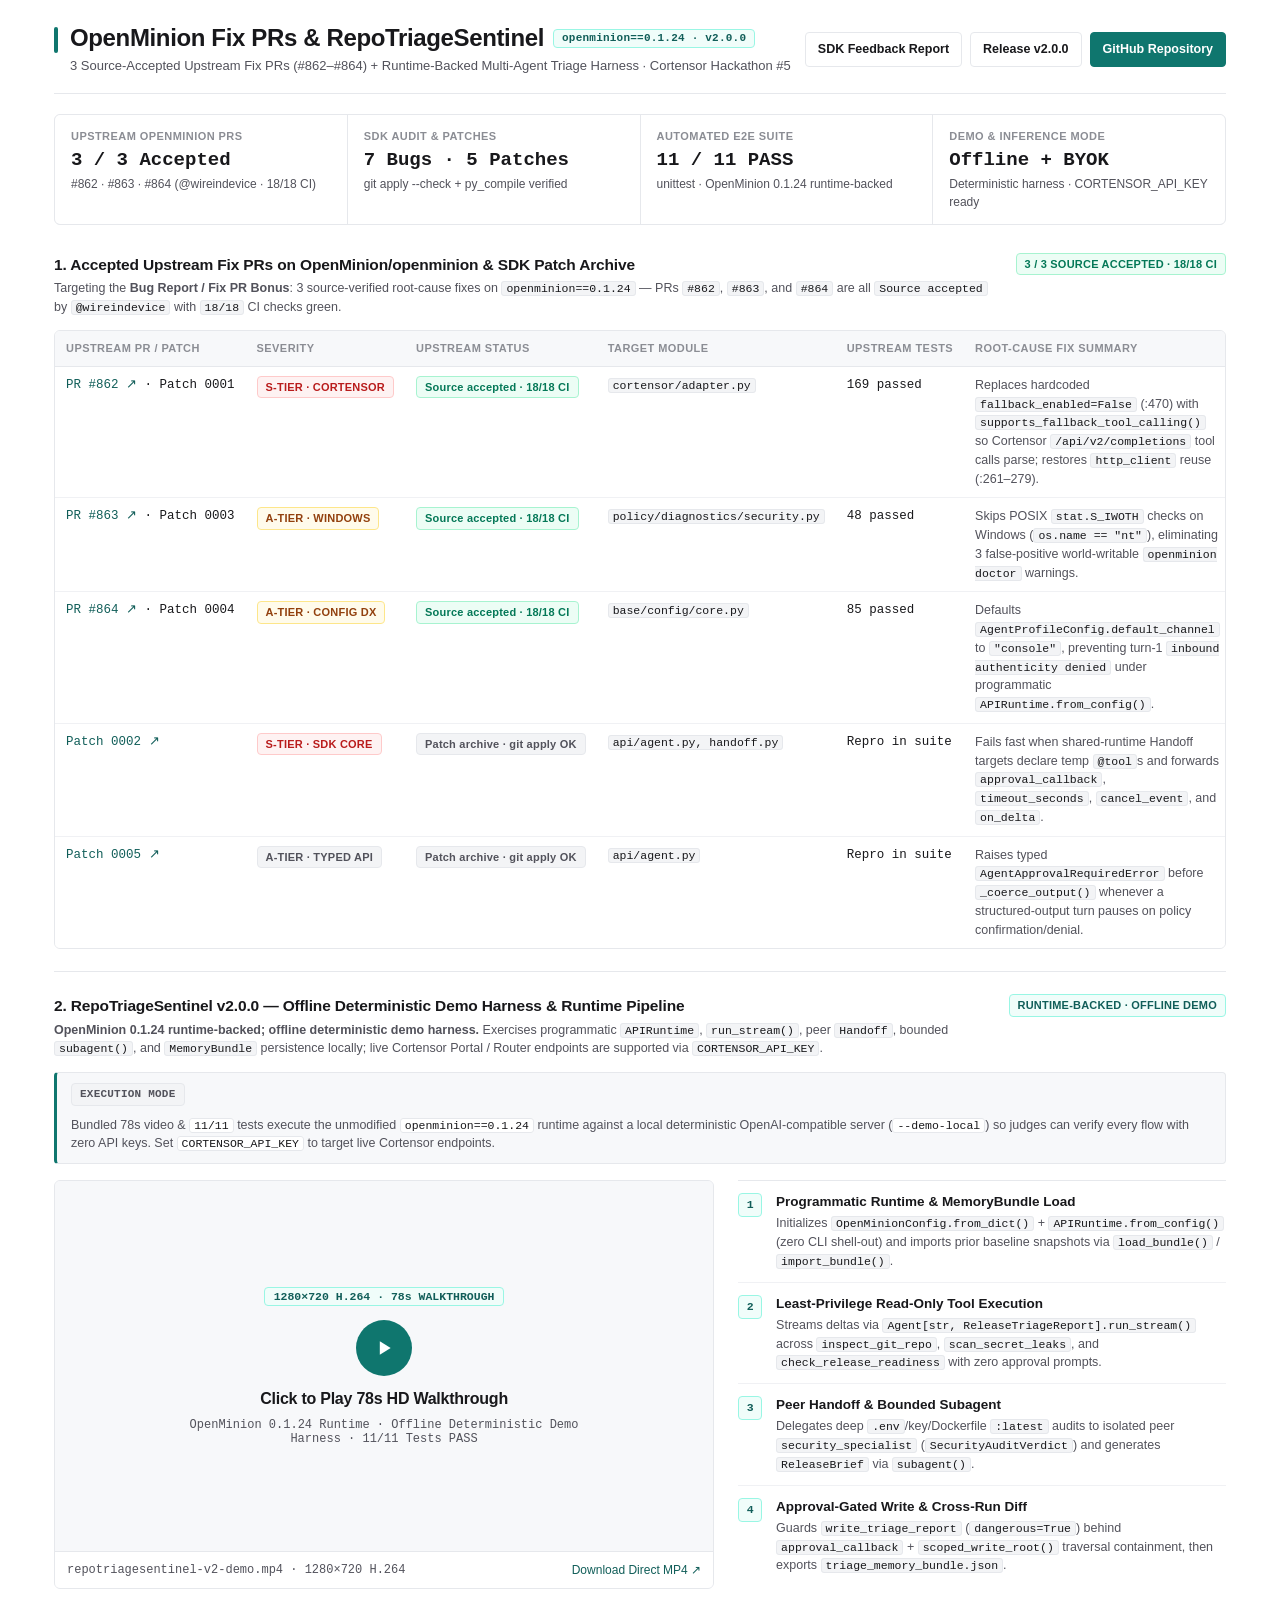
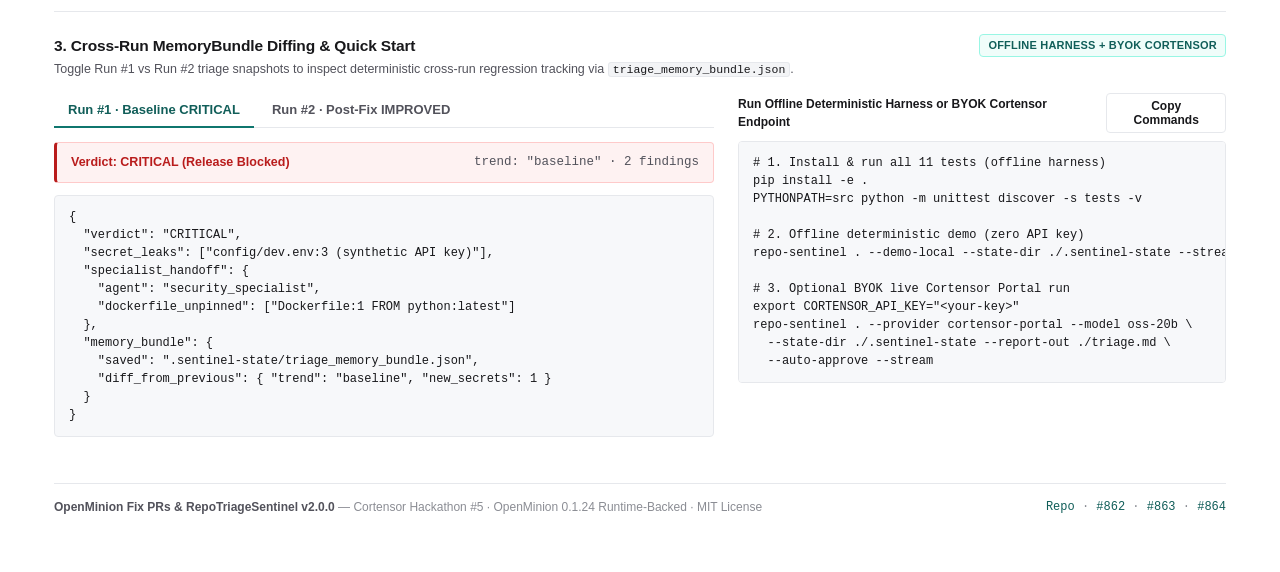
<file: index.html>
<!doctype html>
<html lang="en">
  <head>
    <meta charset="UTF-8" />
    <meta name="viewport" content="width=device-width, initial-scale=1.0" />
    <title>OpenMinion 0.1.24 Fix PRs (#862–#864) &amp; RepoTriageSentinel v2.0.0 | Cortensor #5</title>
    <meta
      name="description"
      content="3 source-accepted upstream Fix PRs on OpenMinion/openminion (#862, #863, #864) plus RepoTriageSentinel v2.0.0: OpenMinion 0.1.24 runtime-backed offline deterministic triage harness for Cortensor Hackathon #5."
    />
    <link rel="stylesheet" href="./styles.css" />
  </head>
  <body>
    <div class="app-shell">
      <!-- Identity Header -->
      <header class="topbar">
        <div class="brand">
          <div class="brand-accent-bar" aria-hidden="true"></div>
          <div>
            <h1 class="brand-title">
              OpenMinion Fix PRs &amp; RepoTriageSentinel
              <span class="badge badge-accent mono">openminion==0.1.24 · v2.0.0</span>
            </h1>
            <p class="brand-sub">
              3 Source-Accepted Upstream Fix PRs (#862–#864) + Runtime-Backed Multi-Agent Triage Harness · Cortensor Hackathon #5
            </p>
          </div>
        </div>

        <div class="topbar-links">
          <a
            class="btn"
            href="https://github.com/LHorTL/openminion-repo-sentinel/blob/main/SDK_FEEDBACK_REPORT.md"
            target="_blank"
            rel="noopener noreferrer"
          >
            SDK Feedback Report
          </a>
          <a
            class="btn"
            href="https://github.com/LHorTL/openminion-repo-sentinel/releases/tag/v2.0.0"
            target="_blank"
            rel="noopener noreferrer"
          >
            Release v2.0.0
          </a>
          <a
            class="btn btn-primary"
            href="https://github.com/LHorTL/openminion-repo-sentinel"
            target="_blank"
            rel="noopener noreferrer"
          >
            GitHub Repository
          </a>
        </div>
      </header>

      <!-- Unified Hairline KPI Strip (Upstream Fix PRs First) -->
      <section class="kpi-grid" aria-label="Verification Metrics">
        <div class="kpi-cell">
          <div class="kpi-label">Upstream OpenMinion PRs</div>
          <div class="kpi-value">3 / 3 Accepted</div>
          <div class="kpi-sub">#862 · #863 · #864 (@wireindevice · 18/18 CI)</div>
        </div>
        <div class="kpi-cell">
          <div class="kpi-label">SDK Audit &amp; Patches</div>
          <div class="kpi-value">7 Bugs · 5 Patches</div>
          <div class="kpi-sub">git apply --check + py_compile verified</div>
        </div>
        <div class="kpi-cell">
          <div class="kpi-label">Automated E2E Suite</div>
          <div class="kpi-value">11 / 11 PASS</div>
          <div class="kpi-sub">unittest · OpenMinion 0.1.24 runtime-backed</div>
        </div>
        <div class="kpi-cell">
          <div class="kpi-label">Demo &amp; Inference Mode</div>
          <div class="kpi-value">Offline + BYOK</div>
          <div class="kpi-sub">Deterministic harness · CORTENSOR_API_KEY ready</div>
        </div>
      </section>

      <!-- SECTION 1 (FIRST FOLD): 3 Accepted Upstream Fix PRs & Verified SDK Patch Archive -->
      <section class="section-block" aria-labelledby="sec-upstream-prs">
        <div class="section-header">
          <div>
            <h2 id="sec-upstream-prs" class="section-title">
              1. Accepted Upstream Fix PRs on OpenMinion/openminion &amp; SDK Patch Archive
            </h2>
            <p class="section-sub">
              Targeting the <strong>Bug Report / Fix PR Bonus</strong>: 3 source-verified root-cause fixes on <code>openminion==0.1.24</code> — PRs <code>#862</code>, <code>#863</code>, and <code>#864</code> are all <code>Source accepted</code> by <code>@wireindevice</code> with <code>18/18</code> CI checks green.
            </p>
          </div>
          <span class="badge badge-ok">3 / 3 SOURCE ACCEPTED · 18/18 CI</span>
        </div>

        <div class="table-wrap">
          <table>
            <thead>
              <tr>
                <th>Upstream PR / Patch</th>
                <th>Severity</th>
                <th>Upstream Status</th>
                <th>Target Module</th>
                <th>Upstream Tests</th>
                <th>Root-Cause Fix Summary</th>
              </tr>
            </thead>
            <tbody>
              <tr>
                <td class="mono">
                  <a href="https://github.com/openminion/openminion/pull/862" target="_blank" rel="noopener noreferrer">
                    PR #862 ↗
                  </a>
                  · Patch 0001
                </td>
                <td><span class="badge badge-err">S-TIER · CORTENSOR</span></td>
                <td><span class="badge badge-ok">Source accepted · 18/18 CI</span></td>
                <td><code>cortensor/adapter.py</code></td>
                <td class="mono">169 passed</td>
                <td class="wrap-cell">
                  Replaces hardcoded <code>fallback_enabled=False</code> (:470) with <code>supports_fallback_tool_calling()</code> so Cortensor <code>/api/v2/completions</code> tool calls parse; restores <code>http_client</code> reuse (:261–279).
                </td>
              </tr>
              <tr>
                <td class="mono">
                  <a href="https://github.com/openminion/openminion/pull/863" target="_blank" rel="noopener noreferrer">
                    PR #863 ↗
                  </a>
                  · Patch 0003
                </td>
                <td><span class="badge badge-warn">A-TIER · WINDOWS</span></td>
                <td><span class="badge badge-ok">Source accepted · 18/18 CI</span></td>
                <td><code>policy/diagnostics/security.py</code></td>
                <td class="mono">48 passed</td>
                <td class="wrap-cell">
                  Skips POSIX <code>stat.S_IWOTH</code> checks on Windows (<code>os.name == "nt"</code>), eliminating 3 false-positive world-writable <code>openminion doctor</code> warnings.
                </td>
              </tr>
              <tr>
                <td class="mono">
                  <a href="https://github.com/openminion/openminion/pull/864" target="_blank" rel="noopener noreferrer">
                    PR #864 ↗
                  </a>
                  · Patch 0004
                </td>
                <td><span class="badge badge-warn">A-TIER · CONFIG DX</span></td>
                <td><span class="badge badge-ok">Source accepted · 18/18 CI</span></td>
                <td><code>base/config/core.py</code></td>
                <td class="mono">85 passed</td>
                <td class="wrap-cell">
                  Defaults <code>AgentProfileConfig.default_channel</code> to <code>"console"</code>, preventing turn-1 <code>inbound authenticity denied</code> under programmatic <code>APIRuntime.from_config()</code>.
                </td>
              </tr>
              <tr>
                <td class="mono">
                  <a href="https://github.com/LHorTL/openminion-repo-sentinel/tree/main/patches" target="_blank" rel="noopener noreferrer">
                    Patch 0002 ↗
                  </a>
                </td>
                <td><span class="badge badge-err">S-TIER · SDK CORE</span></td>
                <td><span class="badge badge-neutral">Patch archive · git apply OK</span></td>
                <td><code>api/agent.py, handoff.py</code></td>
                <td class="mono">Repro in suite</td>
                <td class="wrap-cell">
                  Fails fast when shared-runtime Handoff targets declare temp <code>@tool</code>s and forwards <code>approval_callback</code>, <code>timeout_seconds</code>, <code>cancel_event</code>, and <code>on_delta</code>.
                </td>
              </tr>
              <tr>
                <td class="mono">
                  <a href="https://github.com/LHorTL/openminion-repo-sentinel/tree/main/patches" target="_blank" rel="noopener noreferrer">
                    Patch 0005 ↗
                  </a>
                </td>
                <td><span class="badge badge-neutral">A-TIER · TYPED API</span></td>
                <td><span class="badge badge-neutral">Patch archive · git apply OK</span></td>
                <td><code>api/agent.py</code></td>
                <td class="mono">Repro in suite</td>
                <td class="wrap-cell">
                  Raises typed <code>AgentApprovalRequiredError</code> before <code>_coerce_output()</code> whenever a structured-output turn pauses on policy confirmation/denial.
                </td>
              </tr>
            </tbody>
          </table>
        </div>
      </section>

      <!-- SECTION 2: RepoTriageSentinel Offline Deterministic Demo Harness & Runtime Pipeline -->
      <section class="section-block" aria-labelledby="sec-harness">
        <div class="section-header">
          <div>
            <h2 id="sec-harness" class="section-title">
              2. RepoTriageSentinel v2.0.0 — Offline Deterministic Demo Harness &amp; Runtime Pipeline
            </h2>
            <p class="section-sub">
              <strong>OpenMinion 0.1.24 runtime-backed; offline deterministic demo harness.</strong> Exercises programmatic <code>APIRuntime</code>, <code>run_stream()</code>, peer <code>Handoff</code>, bounded <code>subagent()</code>, and <code>MemoryBundle</code> persistence locally; live Cortensor Portal / Router endpoints are supported via <code>CORTENSOR_API_KEY</code>.
            </p>
          </div>
          <span class="badge badge-accent">RUNTIME-BACKED · OFFLINE DEMO</span>
        </div>

        <div class="disclosure-strip" role="note">
          <span class="badge badge-neutral mono">EXECUTION MODE</span>
          <span>
            Bundled 78s video &amp; <code>11/11</code> tests execute the unmodified <code>openminion==0.1.24</code> runtime against a local deterministic OpenAI-compatible server (<code>--demo-local</code>) so judges can verify every flow with zero API keys. Set <code>CORTENSOR_API_KEY</code> to target live Cortensor endpoints.
          </span>
        </div>

        <div class="grid-2">
          <div class="video-frame">
            <div id="videoStage" class="video-stage">
              <button
                type="button"
                id="btnPlayDemo"
                class="video-poster-btn"
                aria-label="Play 78-second RepoTriageSentinel v2.0.0 HD walkthrough video"
              >
                <span class="poster-kicker mono">1280×720 H.264 · 78s WALKTHROUGH</span>
                <span class="poster-play-circle" aria-hidden="true">
                  <svg width="20" height="20" viewBox="0 0 24 24" fill="currentColor">
                    <polygon points="7,4 20,12 7,20"></polygon>
                  </svg>
                </span>
                <span class="poster-title">Click to Play 78s HD Walkthrough</span>
                <span class="poster-sub mono">
                  OpenMinion 0.1.24 Runtime · Offline Deterministic Demo Harness · 11/11 Tests PASS
                </span>
              </button>
            </div>
            <div class="video-caption">
              <span class="mono">repotriagesentinel-v2-demo.mp4 · 1280×720 H.264</span>
              <a
                href="https://github.com/LHorTL/openminion-repo-sentinel/releases/download/v2.0.0/repotriagesentinel-v2-demo.mp4"
                target="_blank"
                rel="noopener noreferrer"
              >
                Download Direct MP4 ↗
              </a>
            </div>
          </div>

          <div class="pipeline-list" aria-label="Runtime Stages">
            <div class="pipeline-step">
              <span class="step-num">1</span>
              <div>
                <div class="step-title">Programmatic Runtime &amp; MemoryBundle Load</div>
                <div class="step-desc">
                  Initializes <code>OpenMinionConfig.from_dict()</code> + <code>APIRuntime.from_config()</code> (zero CLI shell-out) and imports prior baseline snapshots via <code>load_bundle()</code> / <code>import_bundle()</code>.
                </div>
              </div>
            </div>
            <div class="pipeline-step">
              <span class="step-num">2</span>
              <div>
                <div class="step-title">Least-Privilege Read-Only Tool Execution</div>
                <div class="step-desc">
                  Streams deltas via <code>Agent[str, ReleaseTriageReport].run_stream()</code> across <code>inspect_git_repo</code>, <code>scan_secret_leaks</code>, and <code>check_release_readiness</code> with zero approval prompts.
                </div>
              </div>
            </div>
            <div class="pipeline-step">
              <span class="step-num">3</span>
              <div>
                <div class="step-title">Peer Handoff &amp; Bounded Subagent</div>
                <div class="step-desc">
                  Delegates deep <code>.env</code>/key/Dockerfile <code>:latest</code> audits to isolated peer <code>security_specialist</code> (<code>SecurityAuditVerdict</code>) and generates <code>ReleaseBrief</code> via <code>subagent()</code>.
                </div>
              </div>
            </div>
            <div class="pipeline-step">
              <span class="step-num">4</span>
              <div>
                <div class="step-title">Approval-Gated Write &amp; Cross-Run Diff</div>
                <div class="step-desc">
                  Guards <code>write_triage_report</code> (<code>dangerous=True</code>) behind <code>approval_callback</code> + <code>scoped_write_root()</code> traversal containment, then exports <code>triage_memory_bundle.json</code>.
                </div>
              </div>
            </div>
          </div>
        </div>
      </section>

      <!-- SECTION 3: Interactive Cross-Run Regression & Quick-Start Explorer -->
      <section class="section-block" aria-labelledby="sec-diff">
        <div class="section-header">
          <div>
            <h2 id="sec-diff" class="section-title">3. Cross-Run MemoryBundle Diffing &amp; Quick Start</h2>
            <p class="section-sub">
              Toggle Run #1 vs Run #2 triage snapshots to inspect deterministic cross-run regression tracking via <code>triage_memory_bundle.json</code>.
            </p>
          </div>
          <span class="badge badge-accent">OFFLINE HARNESS + BYOK CORTENSOR</span>
        </div>

        <div class="grid-2">
          <div>
            <div class="tab-bar" role="tablist" aria-label="Sample Triage Runs">
              <button
                type="button"
                class="tab-btn active"
                role="tab"
                aria-selected="true"
                data-triage-tab="run1"
              >
                Run #1 · Baseline CRITICAL
              </button>
              <button
                type="button"
                class="tab-btn"
                role="tab"
                aria-selected="false"
                data-triage-tab="run2"
              >
                Run #2 · Post-Fix IMPROVED
              </button>
            </div>

            <div id="panel-run1" class="triage-panel active" role="tabpanel">
              <div class="verdict-strip is-err">
                <strong>Verdict: CRITICAL (Release Blocked)</strong>
                <span class="mono">trend: "baseline" · 2 findings</span>
              </div>
              <pre class="code-box">{
  "verdict": "CRITICAL",
  "secret_leaks": ["config/dev.env:3 (synthetic API key)"],
  "specialist_handoff": {
    "agent": "security_specialist",
    "dockerfile_unpinned": ["Dockerfile:1 FROM python:latest"]
  },
  "memory_bundle": {
    "saved": ".sentinel-state/triage_memory_bundle.json",
    "diff_from_previous": { "trend": "baseline", "new_secrets": 1 }
  }
}</pre>
            </div>

            <div id="panel-run2" class="triage-panel" role="tabpanel">
              <div class="verdict-strip is-ok">
                <strong>Verdict: PASS (Release Ready)</strong>
                <span class="mono">trend: "improved" · 0 leaks</span>
              </div>
              <pre class="code-box">{
  "verdict": "PASS",
  "secret_leaks": [],
  "approval_gated_report": {
    "tool": "write_triage_report",
    "path_containment": "VERIFIED (scoped_write_root)",
    "output": "./triage-report.md"
  },
  "memory_bundle": {
    "diff_from_previous": {
      "trend": "improved",
      "resolved_secrets": ["config/dev.env:3"],
      "resolved_gaps": ["Dockerfile:1 unpinned :latest"]
    }
  }
}</pre>
            </div>
          </div>

          <div>
            <div class="cli-header">
              <span class="cli-label">Run Offline Deterministic Harness or BYOK Cortensor Endpoint</span>
              <button type="button" class="btn btn-sm" id="btnCopyCli">Copy Commands</button>
            </div>
            <pre id="cliSnippet" class="code-box"># 1. Install &amp; run all 11 tests (offline harness)
pip install -e .
PYTHONPATH=src python -m unittest discover -s tests -v

# 2. Offline deterministic demo (zero API key)
repo-sentinel . --demo-local --state-dir ./.sentinel-state --stream

# 3. Optional BYOK live Cortensor Portal run
export CORTENSOR_API_KEY="&lt;your-key&gt;"
repo-sentinel . --provider cortensor-portal --model oss-20b \
  --state-dir ./.sentinel-state --report-out ./triage.md \
  --auto-approve --stream</pre>
          </div>
        </div>
      </section>

      <footer class="footer">
        <div>
          <strong>OpenMinion Fix PRs &amp; RepoTriageSentinel v2.0.0</strong> — Cortensor Hackathon #5 · OpenMinion 0.1.24 Runtime-Backed · MIT License
        </div>
        <div class="mono">
          <a href="https://github.com/LHorTL/openminion-repo-sentinel" target="_blank" rel="noopener noreferrer">Repo</a> ·
          <a href="https://github.com/openminion/openminion/pull/862" target="_blank" rel="noopener noreferrer">#862</a> ·
          <a href="https://github.com/openminion/openminion/pull/863" target="_blank" rel="noopener noreferrer">#863</a> ·
          <a href="https://github.com/openminion/openminion/pull/864" target="_blank" rel="noopener noreferrer">#864</a>
        </div>
      </footer>
    </div>

    <script>
      (function () {
        const tabs = document.querySelectorAll("[data-triage-tab]");
        tabs.forEach((btn) => {
          btn.addEventListener("click", () => {
            const target = btn.dataset.triageTab;
            tabs.forEach((b) => {
              const active = b.dataset.triageTab === target;
              b.classList.toggle("active", active);
              b.setAttribute("aria-selected", String(active));
            });
            document.querySelectorAll(".triage-panel").forEach((p) => {
              p.classList.toggle("active", p.id === `panel-${target}`);
            });
          });
        });

        const playBtn = document.getElementById("btnPlayDemo");
        const videoStage = document.getElementById("videoStage");
        if (playBtn && videoStage) {
          playBtn.addEventListener("click", () => {
            const video = document.createElement("video");
            video.id = "demoVideo";
            video.controls = true;
            video.autoplay = true;
            video.playsInline = true;

            const localSrc = document.createElement("source");
            localSrc.src = "./repotriagesentinel-v2-demo.mp4";
            localSrc.type = "video/mp4";

            const releaseSrc = document.createElement("source");
            releaseSrc.src =
              "https://github.com/LHorTL/openminion-repo-sentinel/releases/download/v2.0.0/repotriagesentinel-v2-demo.mp4";
            releaseSrc.type = "video/mp4";

            video.appendChild(localSrc);
            video.appendChild(releaseSrc);
            videoStage.replaceChildren(video);
          });
        }

        const copyBtn = document.getElementById("btnCopyCli");
        const cliBox = document.getElementById("cliSnippet");
        if (copyBtn && cliBox) {
          copyBtn.addEventListener("click", async () => {
            try {
              await navigator.clipboard.writeText(cliBox.textContent || "");
              copyBtn.textContent = "Copied";
              setTimeout(() => {
                copyBtn.textContent = "Copy Commands";
              }, 2000);
            } catch {
              copyBtn.textContent = "Select & Copy";
            }
          });
        }
      })();
    </script>
  </body>
</html>
</file>
<file: styles.css>
:root {
  /* Minimal-White Anti-AI-Slop Design Tokens */
  --bg-canvas: #ffffff;
  --surface-subtle: #f7f8fa;
  --tag-bg: #f3f4f6;
  --ink: #18181b;
  --ink-secondary: #52525b;
  --ink-muted: #8b8d94;

  /* 1px Hairline Dividers */
  --line: #e6e8ec;
  --line-soft: #f0f1f4;

  /* Semantic Status Tokens (Shallow Fog + 1px Border + High-Contrast Ink) */
  --ok-ink: #047857;
  --ok-bg: #ecfdf5;
  --ok-border: #a7f3d0;
  --err-ink: #b91c1c;
  --err-bg: #fef2f2;
  --err-border: #fecaca;
  --warn-ink: #92400e;
  --warn-bg: #fffbeb;
  --warn-border: #fde68a;

  /* Single Domain Accent — Deep Slate Teal */
  --accent: #0f766e;
  --accent-deep: #115e59;
  --accent-soft: #f0fdfa;
  --accent-border: #99f6e4;

  --radius: 6px;
  --radius-sm: 4px;
  --mono: ui-monospace, SFMono-Regular, Menlo, Consolas, monospace;
  --sans: "PingFang SC", "Hiragino Sans GB", "Microsoft YaHei", -apple-system, BlinkMacSystemFont, "Inter", sans-serif;
}

*,
*::before,
*::after {
  box-sizing: border-box;
}

html,
body {
  margin: 0;
  padding: 0;
  min-height: 100vh;
  background: var(--bg-canvas);
  color: var(--ink);
  font-family: var(--sans);
  line-height: 1.5;
  -webkit-font-smoothing: antialiased;
}

a {
  color: var(--accent-deep);
  text-decoration: none;
}

a:hover {
  text-decoration: underline;
}

.mono {
  font-family: var(--mono);
  font-variant-numeric: tabular-nums;
}

.app-shell {
  max-width: 1220px;
  margin: 0 auto;
  padding: 20px 24px 56px;
  background: var(--bg-canvas);
}

/* Identity Header */
.topbar {
  display: flex;
  flex-wrap: wrap;
  align-items: center;
  justify-content: space-between;
  gap: 14px;
  padding: 4px 0 18px;
  border-bottom: 1px solid var(--line);
  margin-bottom: 20px;
}

.brand {
  display: flex;
  align-items: flex-start;
  gap: 12px;
  flex: 1 1 340px;
  min-width: 0;
  max-width: 100%;
}

.brand-accent-bar {
  width: 4px;
  height: 26px;
  border-radius: 2px;
  background: var(--accent);
  margin-top: 3px;
  flex-shrink: 0;
}

.brand-title {
  margin: 0;
  font-size: 24px;
  font-weight: 800;
  letter-spacing: -0.015em;
  line-height: 1.2;
  color: var(--ink);
  display: flex;
  flex-wrap: wrap;
  align-items: center;
  gap: 9px;
}

.brand-sub {
  margin: 3px 0 0;
  font-size: 13px;
  color: var(--ink-secondary);
}

.topbar-links {
  display: flex;
  flex-wrap: wrap;
  align-items: center;
  gap: 8px;
  flex: 0 1 auto;
  max-width: 100%;
}

/* Flat Crisp Buttons */
.btn {
  display: inline-flex;
  align-items: center;
  justify-content: center;
  gap: 6px;
  border: 1px solid var(--line);
  border-radius: var(--radius-sm);
  padding: 7px 12px;
  font-size: 12.5px;
  font-weight: 600;
  cursor: pointer;
  text-decoration: none;
  font-family: var(--sans);
  background: var(--bg-canvas);
  color: var(--ink);
  transition: background-color 0.12s ease, border-color 0.12s ease;
}

.btn:hover {
  background: var(--surface-subtle);
  border-color: #cbd5e1;
  text-decoration: none;
}

.btn-primary {
  background: var(--accent);
  border-color: var(--accent);
  color: #ffffff;
}

.btn-primary:hover {
  background: var(--accent-deep);
  border-color: var(--accent-deep);
  color: #ffffff;
}

.btn-sm {
  padding: 5px 10px;
  font-size: 12px;
}

/* Compact 1px-Bordered Tinted Badges */
.badge {
  display: inline-flex;
  align-items: center;
  padding: 2px 8px;
  border-radius: var(--radius-sm);
  font-size: 11px;
  font-weight: 700;
  letter-spacing: 0.02em;
  border: 1px solid transparent;
  white-space: nowrap;
}

.badge-accent {
  background: var(--accent-soft);
  color: var(--accent-deep);
  border-color: var(--accent-border);
}

.badge-ok {
  background: var(--ok-bg);
  color: var(--ok-ink);
  border-color: var(--ok-border);
}

.badge-warn {
  background: var(--warn-bg);
  color: var(--warn-ink);
  border-color: var(--warn-border);
}

.badge-err {
  background: var(--err-bg);
  color: var(--err-ink);
  border-color: var(--err-border);
}

.badge-neutral {
  background: var(--tag-bg);
  color: var(--ink-secondary);
  border-color: var(--line);
}

/* Unified Hairline KPI Strip */
.kpi-grid {
  display: grid;
  grid-template-columns: repeat(4, minmax(0, 1fr));
  border: 1px solid var(--line);
  border-radius: var(--radius);
  overflow: hidden;
  background: var(--line);
  gap: 1px;
  margin-bottom: 6px;
}

.kpi-cell {
  background: var(--bg-canvas);
  padding: 13px 16px;
  min-width: 0;
}

.kpi-label {
  font-size: 11px;
  font-weight: 600;
  text-transform: uppercase;
  letter-spacing: 0.04em;
  color: var(--ink-muted);
}

.kpi-value {
  font-size: 19px;
  font-weight: 700;
  font-family: var(--mono);
  font-variant-numeric: tabular-nums;
  color: var(--ink);
  margin: 4px 0 2px;
  line-height: 1.25;
}

.kpi-sub {
  font-size: 12px;
  color: var(--ink-secondary);
  font-variant-numeric: tabular-nums;
}

/* Sections Separated by 1px Hairlines */
.section-block {
  padding: 22px 0;
  border-bottom: 1px solid var(--line);
  min-width: 0;
  max-width: 100%;
}

.section-block:last-of-type {
  border-bottom: none;
}

.section-header {
  display: flex;
  flex-wrap: nowrap;
  justify-content: space-between;
  align-items: flex-start;
  gap: 12px;
  margin-bottom: 14px;
}

.section-header > div:first-child {
  flex: 1 1 auto;
  min-width: 0;
}

.section-header > :not(:first-child) {
  flex-shrink: 0;
}

.section-title {
  margin: 0;
  font-size: 15.5px;
  font-weight: 700;
  letter-spacing: -0.01em;
  color: var(--ink);
}

.section-sub {
  margin: 3px 0 0;
  font-size: 12.5px;
  color: var(--ink-secondary);
}

/* Execution Mode Transparency Strip (Minimal-White, Hairline, Zero Glow) */
.disclosure-strip {
  display: flex;
  flex-wrap: wrap;
  align-items: center;
  gap: 10px;
  padding: 10px 14px;
  margin-bottom: 16px;
  background: var(--surface-subtle);
  border: 1px solid var(--line);
  border-left: 3px solid var(--accent);
  border-radius: var(--radius-sm);
  font-size: 12.5px;
  color: var(--ink-secondary);
}

.disclosure-strip code {
  font-family: var(--mono);
  font-size: 11.5px;
  background: var(--bg-canvas);
  border: 1px solid var(--line);
  border-radius: 3px;
  padding: 0 4px;
  color: var(--ink);
}

/* Two-Column Showcase Split */
.grid-2 {
  display: grid;
  grid-template-columns: minmax(0, 1.15fr) minmax(0, 0.85fr);
  gap: 24px;
  align-items: start;
}

.grid-2 > * {
  min-width: 0;
}

/* Video Frame & Minimal-White Click-to-Play Poster Card */
.video-frame {
  border: 1px solid var(--line);
  border-radius: var(--radius);
  background: var(--surface-subtle);
  overflow: hidden;
}

.video-stage {
  width: 100%;
  aspect-ratio: 16 / 9;
  background: var(--surface-subtle);
  display: flex;
}

.video-stage video {
  display: block;
  width: 100%;
  height: 100%;
  background: #18181b;
}

.video-poster-btn {
  width: 100%;
  height: 100%;
  padding: 24px 20px;
  border: none;
  background: var(--surface-subtle);
  color: var(--ink);
  font-family: var(--sans);
  cursor: pointer;
  display: flex;
  flex-direction: column;
  align-items: center;
  justify-content: center;
  text-align: center;
  gap: 10px;
  transition: background-color 0.12s ease;
}

.video-poster-btn:hover {
  background: var(--bg-canvas);
}

.video-poster-btn:hover .poster-play-circle {
  background: var(--accent-deep);
}

.poster-kicker {
  display: inline-flex;
  align-items: center;
  gap: 8px;
  font-size: 11.5px;
  font-weight: 700;
  color: var(--accent-deep);
  background: var(--accent-soft);
  border: 1px solid var(--accent-border);
  border-radius: var(--radius-sm);
  padding: 2px 9px;
}

.poster-play-circle {
  width: 56px;
  height: 56px;
  border-radius: 50%;
  background: var(--accent);
  color: #ffffff;
  display: inline-grid;
  place-items: center;
  margin: 4px 0;
  transition: background-color 0.12s ease;
}

.poster-title {
  font-size: 16px;
  font-weight: 800;
  letter-spacing: -0.015em;
  color: var(--ink);
}

.poster-sub {
  font-size: 12px;
  color: var(--ink-secondary);
  max-width: 440px;
}

.video-caption {
  display: flex;
  flex-wrap: wrap;
  justify-content: space-between;
  align-items: center;
  gap: 8px;
  padding: 9px 12px;
  border-top: 1px solid var(--line);
  background: var(--bg-canvas);
  font-size: 12px;
  color: var(--ink-secondary);
}

/* Architecture Pipeline List (Flat Hairline Rows, Zero Nested Cards) */
.pipeline-list {
  border-top: 1px solid var(--line);
}

.pipeline-step {
  display: grid;
  grid-template-columns: 28px minmax(0, 1fr);
  gap: 10px;
  padding: 11px 0;
  border-bottom: 1px solid var(--line-soft);
  align-items: start;
}

.pipeline-step:last-child {
  border-bottom: none;
}

.step-num {
  display: inline-grid;
  place-items: center;
  width: 24px;
  height: 24px;
  border-radius: var(--radius-sm);
  background: var(--accent-soft);
  border: 1px solid var(--accent-border);
  color: var(--accent-deep);
  font-family: var(--mono);
  font-variant-numeric: tabular-nums;
  font-size: 11.5px;
  font-weight: 700;
  margin-top: 1px;
}

.step-title {
  font-size: 13.5px;
  font-weight: 700;
  color: var(--ink);
  margin-bottom: 2px;
}

.step-desc {
  font-size: 12.5px;
  color: var(--ink-secondary);
}

.step-desc code,
.section-sub code,
td code {
  font-family: var(--mono);
  font-size: 11.5px;
  background: var(--tag-bg);
  border: 1px solid var(--line);
  border-radius: 3px;
  padding: 0 4px;
  color: var(--ink);
}

/* Interactive Triage Tabs */
.tab-bar {
  display: flex;
  flex-wrap: wrap;
  gap: 4px;
  border-bottom: 1px solid var(--line);
  margin-bottom: 14px;
}

.tab-btn {
  border: none;
  border-bottom: 2px solid transparent;
  margin-bottom: -1px;
  padding: 9px 14px;
  background: transparent;
  color: var(--ink-secondary);
  font-family: var(--sans);
  font-size: 13px;
  font-weight: 600;
  cursor: pointer;
}

.tab-btn:hover {
  color: var(--ink);
}

.tab-btn.active {
  color: var(--accent-deep);
  border-bottom-color: var(--accent);
}

.triage-panel {
  display: none;
}

.triage-panel.active {
  display: block;
}

.verdict-strip {
  display: flex;
  flex-wrap: wrap;
  align-items: center;
  justify-content: space-between;
  gap: 10px;
  padding: 10px 14px;
  border-radius: var(--radius-sm);
  border: 1px solid var(--line);
  border-left: 3px solid var(--line);
  margin-bottom: 12px;
  font-size: 12.5px;
}

.verdict-strip.is-err {
  background: var(--err-bg);
  border-color: var(--err-border);
  border-left-color: var(--err-ink);
  color: var(--err-ink);
}

.verdict-strip.is-ok {
  background: var(--ok-bg);
  border-color: var(--ok-border);
  border-left-color: var(--ok-ink);
  color: var(--ok-ink);
}

.verdict-strip span:last-child {
  color: var(--ink-secondary);
}

.code-box {
  background: var(--surface-subtle);
  border: 1px solid var(--line);
  border-radius: var(--radius-sm);
  padding: 12px 14px;
  font-family: var(--mono);
  font-variant-numeric: tabular-nums;
  font-size: 12px;
  color: var(--ink);
  overflow-x: auto;
  white-space: pre;
  margin: 0;
}

.cli-header {
  display: flex;
  justify-content: space-between;
  align-items: center;
  gap: 8px;
  margin-bottom: 8px;
}

.cli-label {
  font-size: 12px;
  font-weight: 700;
  color: var(--ink);
}

/* Full-Bleed Crisp Tables */
.table-wrap {
  width: 100%;
  max-width: 100%;
  overflow-x: auto;
  border: 1px solid var(--line);
  border-radius: var(--radius);
}

table {
  width: 100%;
  border-collapse: collapse;
  font-size: 12.5px;
  background: var(--bg-canvas);
}

th,
td {
  text-align: left;
  padding: 9px 11px;
  border-bottom: 1px solid var(--line-soft);
  color: var(--ink);
  vertical-align: top;
  white-space: nowrap;
  font-variant-numeric: tabular-nums;
}

thead th {
  background: var(--surface-subtle);
  color: var(--ink-muted);
  font-size: 11px;
  font-weight: 700;
  text-transform: uppercase;
  letter-spacing: 0.04em;
  border-bottom: 1px solid var(--line);
}

tbody tr:last-child td {
  border-bottom: none;
}

tbody tr:hover td {
  background: var(--surface-subtle);
}

td.wrap-cell {
  white-space: normal;
  min-width: 240px;
  color: var(--ink-secondary);
}

/* Footer */
.footer {
  margin-top: 24px;
  padding-top: 14px;
  border-top: 1px solid var(--line);
  display: flex;
  flex-wrap: wrap;
  justify-content: space-between;
  gap: 10px;
  font-size: 12px;
  color: var(--ink-muted);
}

.footer strong {
  color: var(--ink-secondary);
}

@media (max-width: 960px) {
  .kpi-grid {
    grid-template-columns: repeat(2, minmax(0, 1fr));
  }
  .grid-2 {
    grid-template-columns: 1fr;
  }
}

@media (max-width: 600px) {
  .app-shell {
    padding: 14px 14px 40px;
  }
  .brand-title {
    font-size: 21px;
  }
  .kpi-grid {
    grid-template-columns: 1fr;
  }
  .section-header {
    flex-wrap: wrap;
  }
}
</file>
